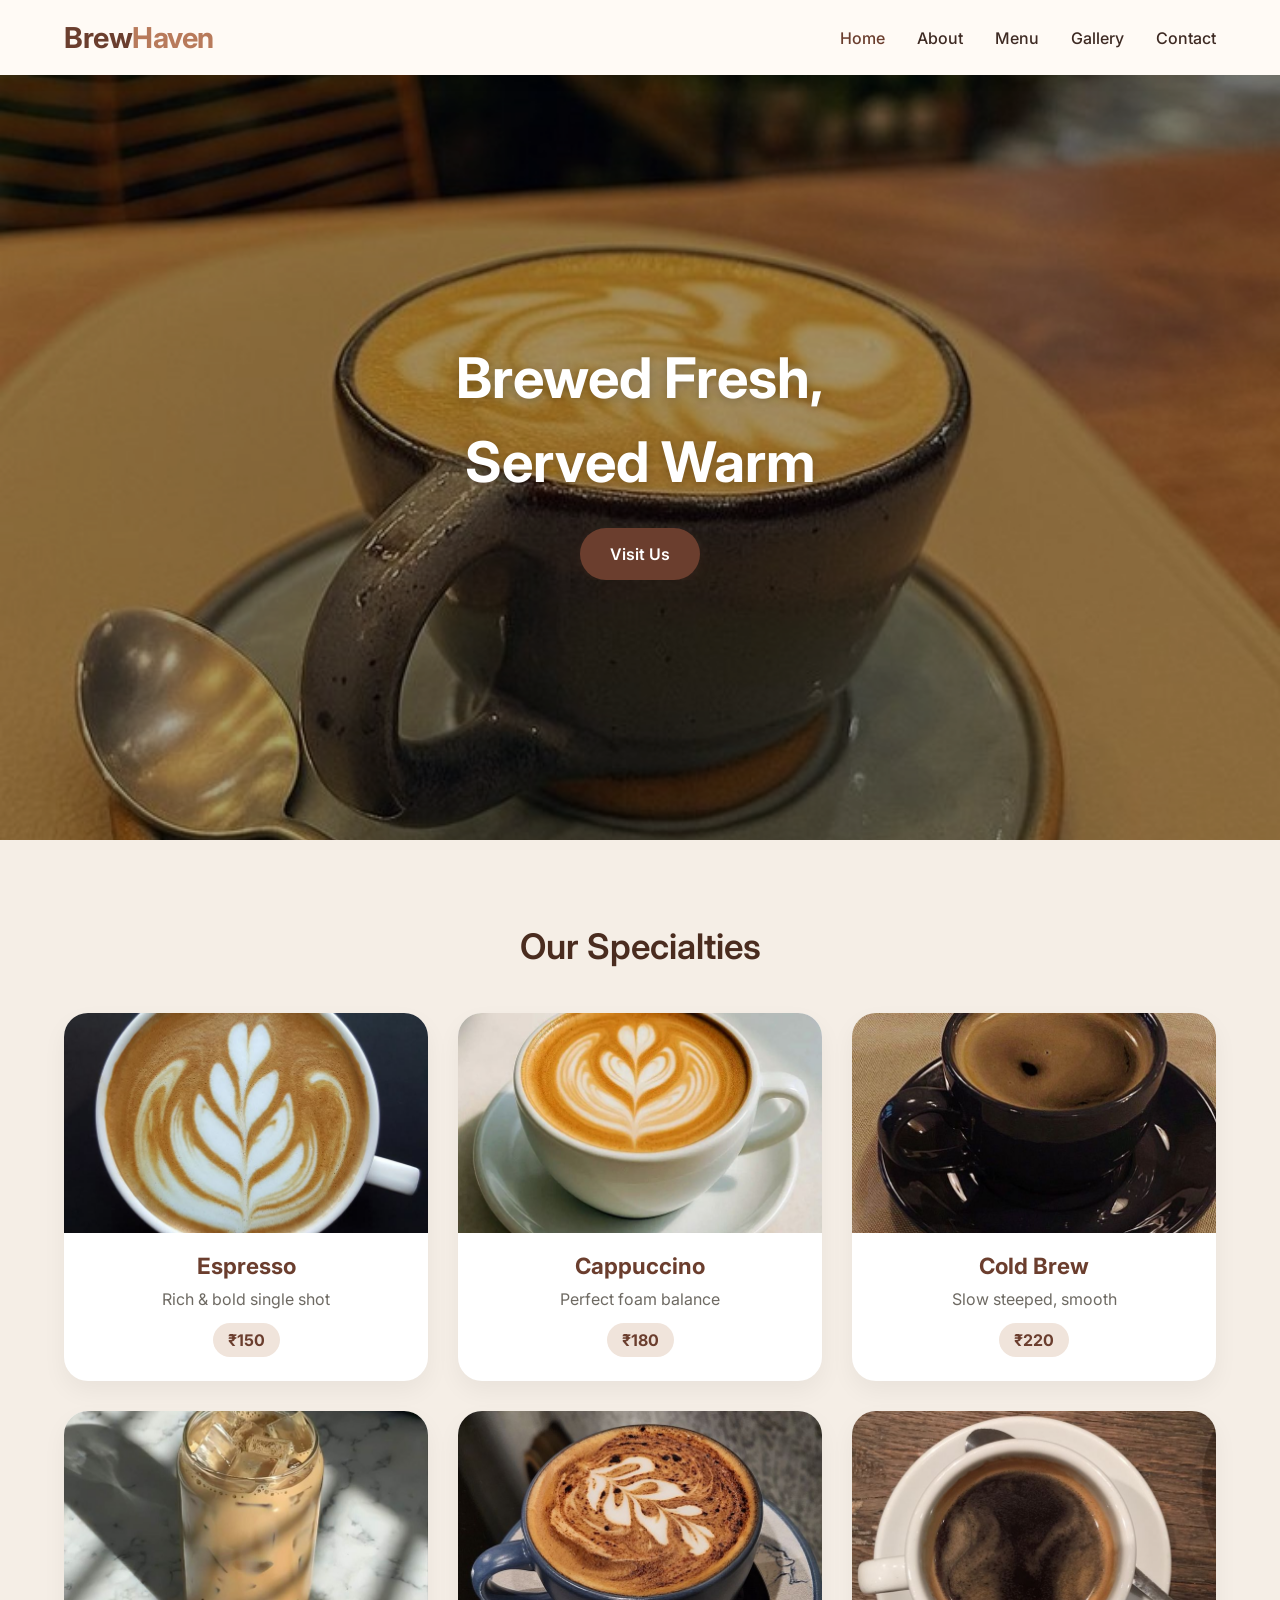
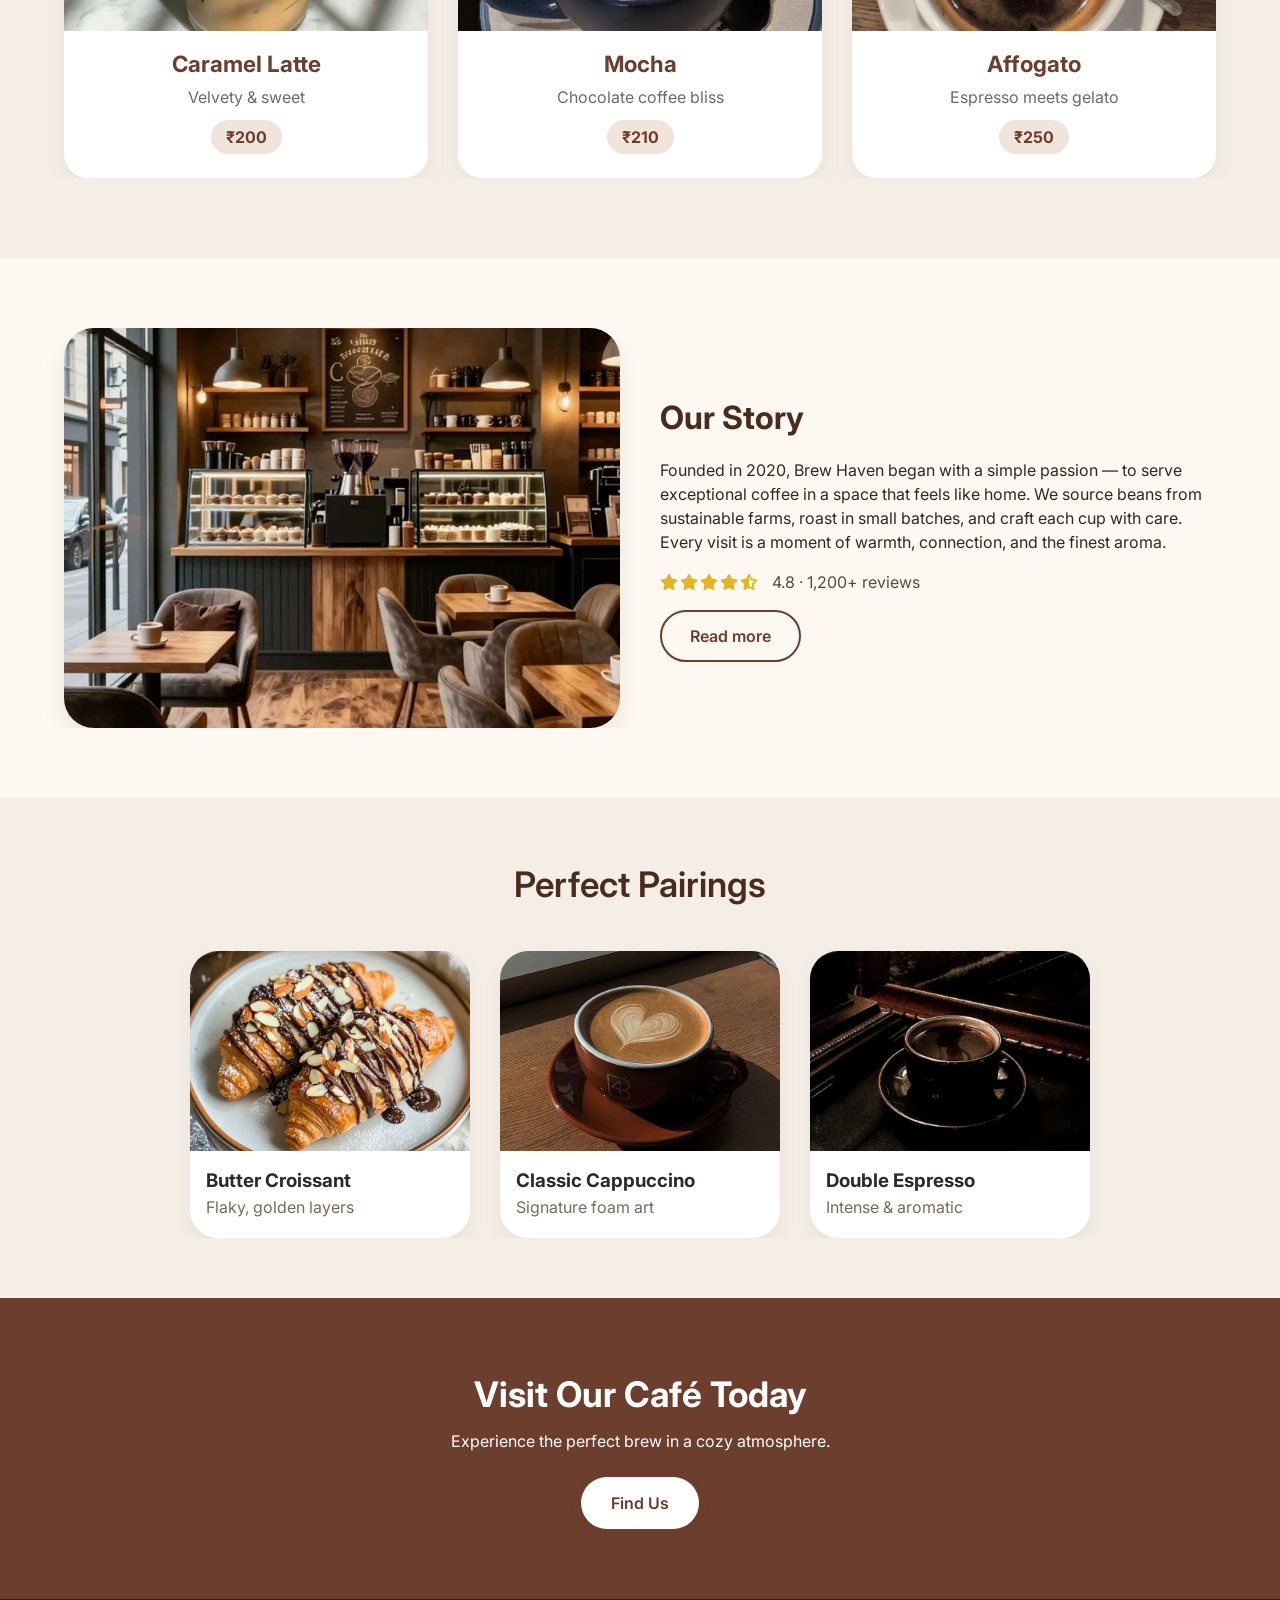
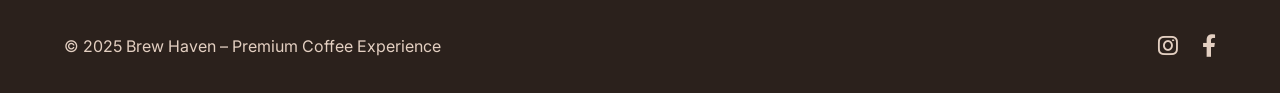
<file: index.html>
<!DOCTYPE html>
<html lang="en">
<head>
  <meta charset="UTF-8">
  <meta name="viewport" content="width=device-width, initial-scale=1.0, user-scalable=yes">
  <title>Brew Haven | Premium Coffee Shop</title>
  <link rel="stylesheet" href="css/style.css">
  <link href="https://fonts.googleapis.com/css2?family=Inter:opsz,wght@14..32,300;14..32,400;14..32,500;14..32,600;14..32,700&display=swap" rel="stylesheet">
  <link rel="stylesheet" href="https://cdnjs.cloudflare.com/ajax/libs/font-awesome/6.0.0-beta3/css/all.min.css">
</head>
<body>
  <header class="header">
    <div class="container header-container">
      <a href="index.html" class="logo">Brew<span>Haven</span></a>
      <nav class="navbar">
        <ul class="nav-menu">
          <li><a href="index.html" class="active">Home</a></li>
          <li><a href="about.html">About</a></li>
          <li><a href="menu.html">Menu</a></li>
          <li><a href="gallery.html">Gallery</a></li>
          <li><a href="contact.html">Contact</a></li>
        </ul>
        <div class="hamburger">
          <span></span>
          <span></span>
          <span></span>
        </div>
      </nav>
    </div>
  </header>

  <main>
    <!-- Hero Section -->
    <section class="hero">
      <div class="hero-overlay"></div>
      <div class="hero-content container">
        <h1 class="hero-title fade-up">Brewed Fresh,<br>Served Warm</h1>
        <a href="contact.html" class="btn-primary fade-up delay-1">Visit Us</a>
      </div>
    </section>

    <!-- Featured Menu -->
    <section class="featured">
      <div class="container">
        <h2 class="section-title">Our Specialties</h2>
        <div class="featured-grid">
          <div class="menu-card">
            <div class="card-img">
              <img src="images/menu1.jpg" alt="Espresso">
            </div>
            <h3>Espresso</h3>
            <p>Rich & bold single shot</p>
            <span class="price">₹150</span>
          </div>
          <div class="menu-card">
            <div class="card-img">
              <img src="images/menu2.jpg" alt="Cappuccino">
            </div>
            <h3>Cappuccino</h3>
            <p>Perfect foam balance</p>
            <span class="price">₹180</span>
          </div>
          <div class="menu-card">
            <div class="card-img">
              <img src="images/menu3.jpg" alt="Cold Brew">
            </div>
            <h3>Cold Brew</h3>
            <p>Slow steeped, smooth</p>
            <span class="price">₹220</span>
          </div>
          <div class="menu-card">
            <div class="card-img">
              <img src="images/menu4.jpg" alt="Latte">
            </div>
            <h3>Caramel Latte</h3>
            <p>Velvety & sweet</p>
            <span class="price">₹200</span>
          </div>
          <div class="menu-card">
            <div class="card-img">
              <img src="images/menu5.jpg" alt="Mocha">
            </div>
            <h3>Mocha</h3>
            <p>Chocolate coffee bliss</p>
            <span class="price">₹210</span>
          </div>
          <div class="menu-card">
            <div class="card-img">
              <img src="images/menu6.jpg" alt="Affogato">
            </div>
            <h3>Affogato</h3>
            <p>Espresso meets gelato</p>
            <span class="price">₹250</span>
          </div>
        </div>
      </div>
    </section>

    <!-- About Section -->
    <section class="about-preview">
      <div class="container about-grid">
        <div class="about-img">
          <img src="images/about.jpg" alt="Coffee shop interior">
        </div>
        <div class="about-text">
          <h2>Our Story</h2>
          <p>Founded in 2020, Brew Haven began with a simple passion — to serve exceptional coffee in a space that feels like home. We source beans from sustainable farms, roast in small batches, and craft each cup with care. Every visit is a moment of warmth, connection, and the finest aroma.</p>
          <div class="rating">
            <i class="fas fa-star"></i><i class="fas fa-star"></i><i class="fas fa-star"></i><i class="fas fa-star"></i><i class="fas fa-star-half-alt"></i>
            <span>4.8 · 1,200+ reviews</span>
          </div>
          <a href="about.html" class="btn-outline">Read more</a>
        </div>
      </div>
    </section>

    <!-- Special Items -->
    <section class="specials">
      <div class="container">
        <h2 class="section-title">Perfect Pairings</h2>
        <div class="specials-grid">
          <div class="special-card">
            <img src="images/croissant.jpg" alt="Croissant">
            <h3>Butter Croissant</h3>
            <p>Flaky, golden layers</p>
          </div>
          <div class="special-card">
            <img src="images/cappuccino_special.jpg" alt="Cappuccino">
            <h3>Classic Cappuccino</h3>
            <p>Signature foam art</p>
          </div>
          <div class="special-card">
            <img src="images/espresso_special.jpg" alt="Espresso">
            <h3>Double Espresso</h3>
            <p>Intense & aromatic</p>
          </div>
        </div>
      </div>
    </section>

    <!-- CTA Section -->
    <section class="cta">
      <div class="container cta-content">
        <h2>Visit Our Café Today</h2>
        <p>Experience the perfect brew in a cozy atmosphere.</p>
        <a href="contact.html" class="btn-primary glow">Find Us</a>
      </div>
    </section>
  </main>

  <footer class="footer">
    <div class="container footer-container">
      <p>© 2025 Brew Haven – Premium Coffee Experience</p>
      <div class="social-icons">
        <a href="#"><i class="fab fa-instagram"></i></a>
        <a href="#"><i class="fab fa-facebook-f"></i></a>
      </div>
    </div>
  </footer>

  <script src="js/script.js"></script>
</body>
</html>
</file>
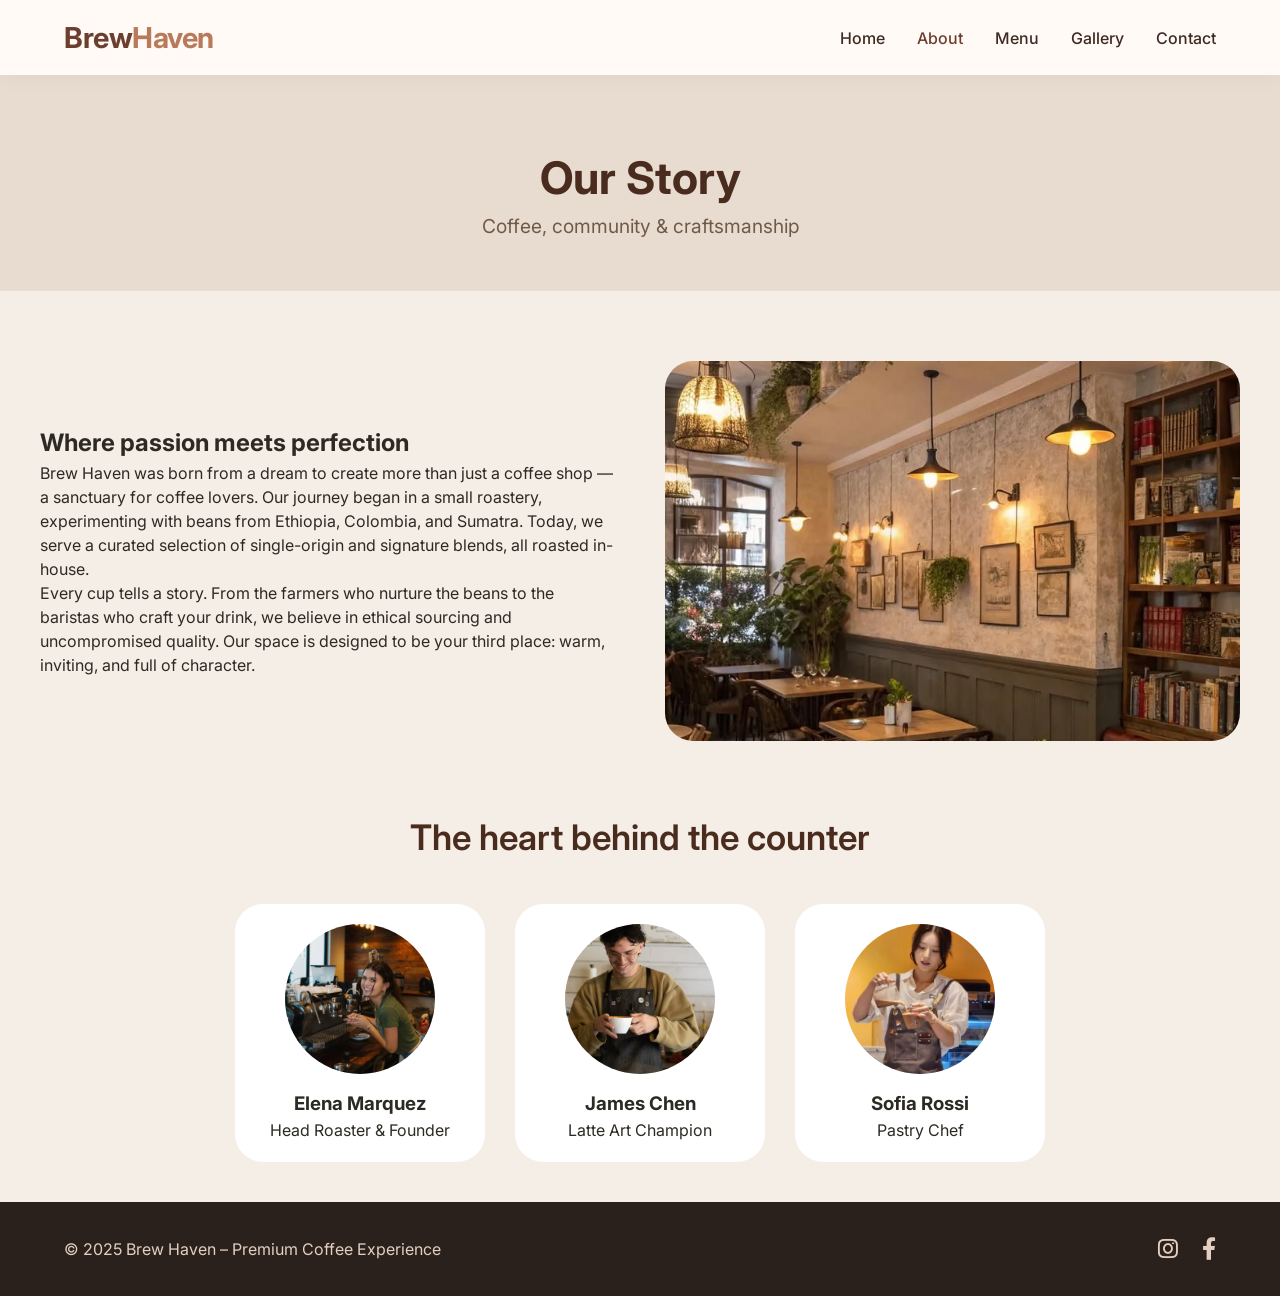
<file: about.html>
<!DOCTYPE html>
<html lang="en">
<head>
  <meta charset="UTF-8">
  <meta name="viewport" content="width=device-width, initial-scale=1.0">
  <title>About Us | Brew Haven</title>
  <link rel="stylesheet" href="css/style.css">
  <link href="https://fonts.googleapis.com/css2?family=Inter:opsz,wght@14..32,300;14..32,400;14..32,500;14..32,600;14..32,700&display=swap" rel="stylesheet">
  <link rel="stylesheet" href="https://cdnjs.cloudflare.com/ajax/libs/font-awesome/6.0.0-beta3/css/all.min.css">
</head>
<body>
  <header class="header">
    <div class="container header-container">
      <a href="index.html" class="logo">Brew<span>Haven</span></a>
      <nav class="navbar">
        <ul class="nav-menu">
          <li><a href="index.html">Home</a></li>
          <li><a href="about.html" class="active">About</a></li>
          <li><a href="menu.html">Menu</a></li>
          <li><a href="gallery.html">Gallery</a></li>
          <li><a href="contact.html">Contact</a></li>
        </ul>
        <div class="hamburger">
          <span></span><span></span><span></span>
        </div>
      </nav>
    </div>
  </header>

  <main>
    <section class="page-hero">
      <div class="container">
        <h1>Our Story</h1>
        <p>Coffee, community & craftsmanship</p>
      </div>
    </section>

    <section class="about-story">
      <div class="container story-grid">
        <div class="story-text">
          <h2>Where passion meets perfection</h2>
          <p>Brew Haven was born from a dream to create more than just a coffee shop — a sanctuary for coffee lovers. Our journey began in a small roastery, experimenting with beans from Ethiopia, Colombia, and Sumatra. Today, we serve a curated selection of single-origin and signature blends, all roasted in-house.</p>
          <p>Every cup tells a story. From the farmers who nurture the beans to the baristas who craft your drink, we believe in ethical sourcing and uncompromised quality. Our space is designed to be your third place: warm, inviting, and full of character.</p>
        </div>
        <div class="story-image">
          <img src="images/about-interior.jpg" alt="Interior view">
        </div>
      </div>
    </section>

    <section class="team-vibe">
      <div class="container">
        <h2 class="section-title">The heart behind the counter</h2>
        <div class="team-grid">
          <div class="team-card">
            <img src="images/barista1.jpg" alt="Barista">
            <h3>Elena Marquez</h3>
            <p>Head Roaster & Founder</p>
          </div>
          <div class="team-card">
            <img src="images/barista2.jpg" alt="Barista">
            <h3>James Chen</h3>
            <p>Latte Art Champion</p>
          </div>
          <div class="team-card">
            <img src="images/barista3.jpg" alt="Barista">
            <h3>Sofia Rossi</h3>
            <p>Pastry Chef</p>
          </div>
        </div>
      </div>
    </section>
  </main>

  <footer class="footer">
    <div class="container footer-container">
      <p>© 2025 Brew Haven – Premium Coffee Experience</p>
      <div class="social-icons">
        <a href="#"><i class="fab fa-instagram"></i></a>
        <a href="#"><i class="fab fa-facebook-f"></i></a>
      </div>
    </div>
  </footer>

  <script src="js/script.js"></script>
</body>
</html>
</file>
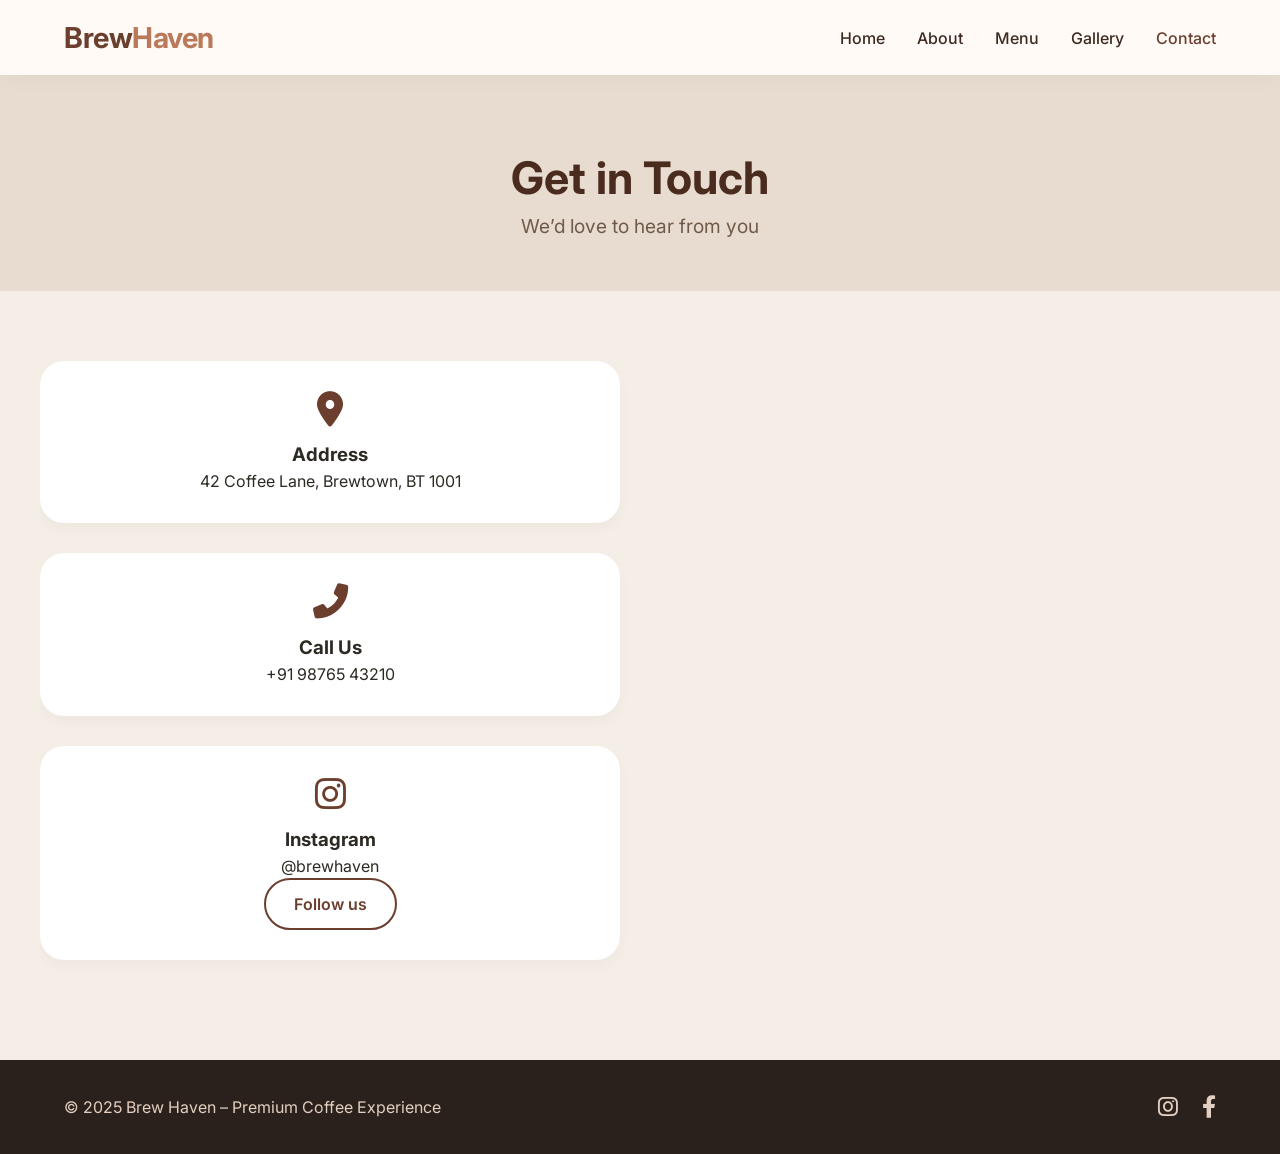
<file: contact.html>
<!DOCTYPE html>
<html lang="en">
<head>
  <meta charset="UTF-8">
  <meta name="viewport" content="width=device-width, initial-scale=1.0">
  <title>Contact | Brew Haven</title>
  <link rel="stylesheet" href="css/style.css">
  <link href="https://fonts.googleapis.com/css2?family=Inter:opsz,wght@14..32,300;14..32,400;14..32,500;14..32,600;14..32,700&display=swap" rel="stylesheet">
  <link rel="stylesheet" href="https://cdnjs.cloudflare.com/ajax/libs/font-awesome/6.0.0-beta3/css/all.min.css">
</head>
<body>
  <header class="header">
    <div class="container header-container">
      <a href="index.html" class="logo">Brew<span>Haven</span></a>
      <nav class="navbar">
        <ul class="nav-menu">
          <li><a href="index.html">Home</a></li>
          <li><a href="about.html">About</a></li>
          <li><a href="menu.html">Menu</a></li>
          <li><a href="gallery.html">Gallery</a></li>
          <li><a href="contact.html" class="active">Contact</a></li>
        </ul>
        <div class="hamburger">
          <span></span><span></span><span></span>
        </div>
      </nav>
    </div>
  </header>

  <main>
    <section class="page-hero">
      <div class="container">
        <h1>Get in Touch</h1>
        <p>We’d love to hear from you</p>
      </div>
    </section>

    <section class="contact-info-section">
      <div class="container contact-grid">
        <div class="contact-details">
          <div class="contact-card">
            <i class="fas fa-map-marker-alt"></i>
            <h3>Address</h3>
            <p>42 Coffee Lane, Brewtown, BT 1001</p>
          </div>
          <div class="contact-card">
            <i class="fas fa-phone-alt"></i>
            <h3>Call Us</h3>
            <p>+91 98765 43210</p>
          </div>
          <div class="contact-card">
            <i class="fab fa-instagram"></i>
            <h3>Instagram</h3>
            <p>@brewhaven</p>
            <a href="#" class="btn-outline small">Follow us</a>
          </div>
        </div>
        <div class="map-container">
          <iframe src="https://www.google.com/maps/embed?pb=!1m18!1m12!1m3!1d3151.835434509402!2d144.95373531531696!3d-37.81627944202138!2m3!1f0!2f0!3f0!3m2!1i1024!2i768!4f13.1!3m3!1m2!1s0x6ad642af0f11fd81%3A0xf5778a6d6c7b4b5c!2sFederation%20Square!5e0!3m2!1sen!2sau!4v1610000000000!5m2!1sen!2sau" width="100%" height="300" style="border:0;" allowfullscreen="" loading="lazy"></iframe>
        </div>
      </div>
    </section>
  </main>

  <footer class="footer">
    <div class="container footer-container">
      <p>© 2025 Brew Haven – Premium Coffee Experience</p>
      <div class="social-icons">
        <a href="#"><i class="fab fa-instagram"></i></a>
        <a href="#"><i class="fab fa-facebook-f"></i></a>
      </div>
    </div>
  </footer>

  <script src="js/script.js"></script>
</body>
</html>
</file>
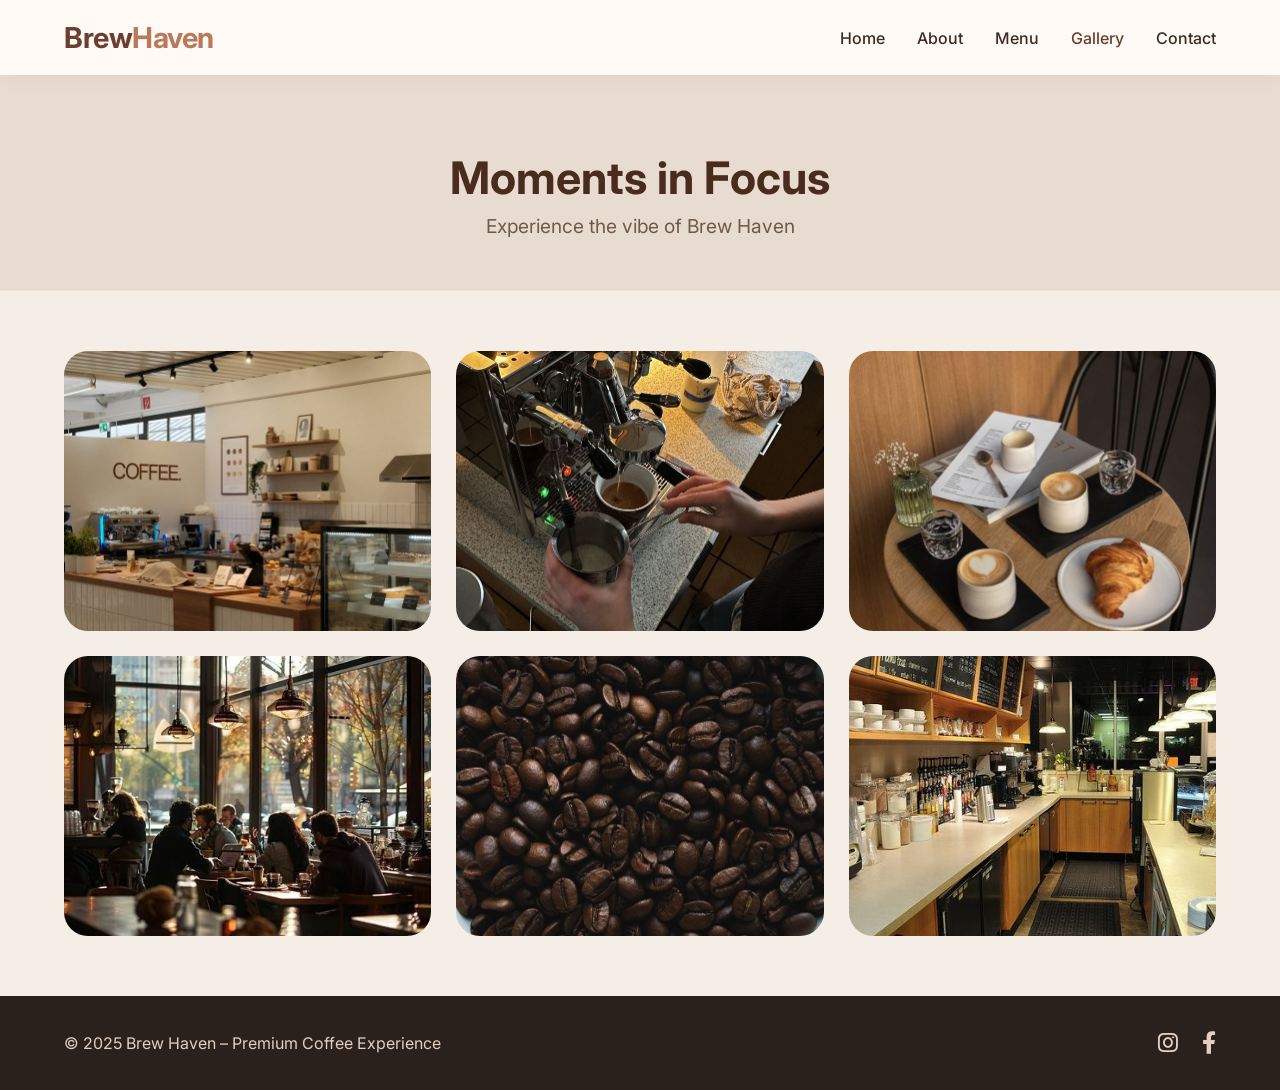
<file: gallery.html>
<!DOCTYPE html>
<html lang="en">
<head>
  <meta charset="UTF-8">
  <meta name="viewport" content="width=device-width, initial-scale=1.0">
  <title>Gallery | Brew Haven</title>
  <link rel="stylesheet" href="css/style.css">
  <link href="https://fonts.googleapis.com/css2?family=Inter:opsz,wght@14..32,300;14..32,400;14..32,500;14..32,600;14..32,700&display=swap" rel="stylesheet">
  <link rel="stylesheet" href="https://cdnjs.cloudflare.com/ajax/libs/font-awesome/6.0.0-beta3/css/all.min.css">
</head>
<body>
  <header class="header">
    <div class="container header-container">
      <a href="index.html" class="logo">Brew<span>Haven</span></a>
      <nav class="navbar">
        <ul class="nav-menu">
          <li><a href="index.html">Home</a></li>
          <li><a href="about.html">About</a></li>
          <li><a href="menu.html">Menu</a></li>
          <li><a href="gallery.html" class="active">Gallery</a></li>
          <li><a href="contact.html">Contact</a></li>
        </ul>
        <div class="hamburger">
          <span></span><span></span><span></span>
        </div>
      </nav>
    </div>
  </header>

  <main>
    <section class="page-hero">
      <div class="container">
        <h1>Moments in Focus</h1>
        <p>Experience the vibe of Brew Haven</p>
      </div>
    </section>

    <section class="gallery-grid-section">
      <div class="container">
        <div class="gallery-grid">
          <div class="gallery-item">
            <img src="images/gallery1.jpg" alt="Coffee pour">
          </div>
          <div class="gallery-item">
            <img src="images/gallery2.jpg" alt="Interior seating">
          </div>
          <div class="gallery-item">
            <img src="images/gallery3.jpg" alt="Latte art">
          </div>
          <div class="gallery-item">
            <img src="images/gallery4.jpg" alt="Pastry display">
          </div>
          <div class="gallery-item">
            <img src="images/gallery5.jpg" alt="Barista at work">
          </div>
          <div class="gallery-item">
            <img src="images/gallery6.jpg" alt="Cozy corner">
          </div>
        </div>
      </div>
    </section>

    <!-- Lightbox Modal -->
    <div id="lightbox" class="lightbox">
      <span class="close-lightbox">&times;</span>
      <img class="lightbox-content" id="lightbox-img">
    </div>
  </main>

  <footer class="footer">
    <div class="container footer-container">
      <p>© 2025 Brew Haven – Premium Coffee Experience</p>
      <div class="social-icons">
        <a href="#"><i class="fab fa-instagram"></i></a>
        <a href="#"><i class="fab fa-facebook-f"></i></a>
      </div>
    </div>
  </footer>

  <script src="js/script.js"></script>
</body>
</html>
</file>
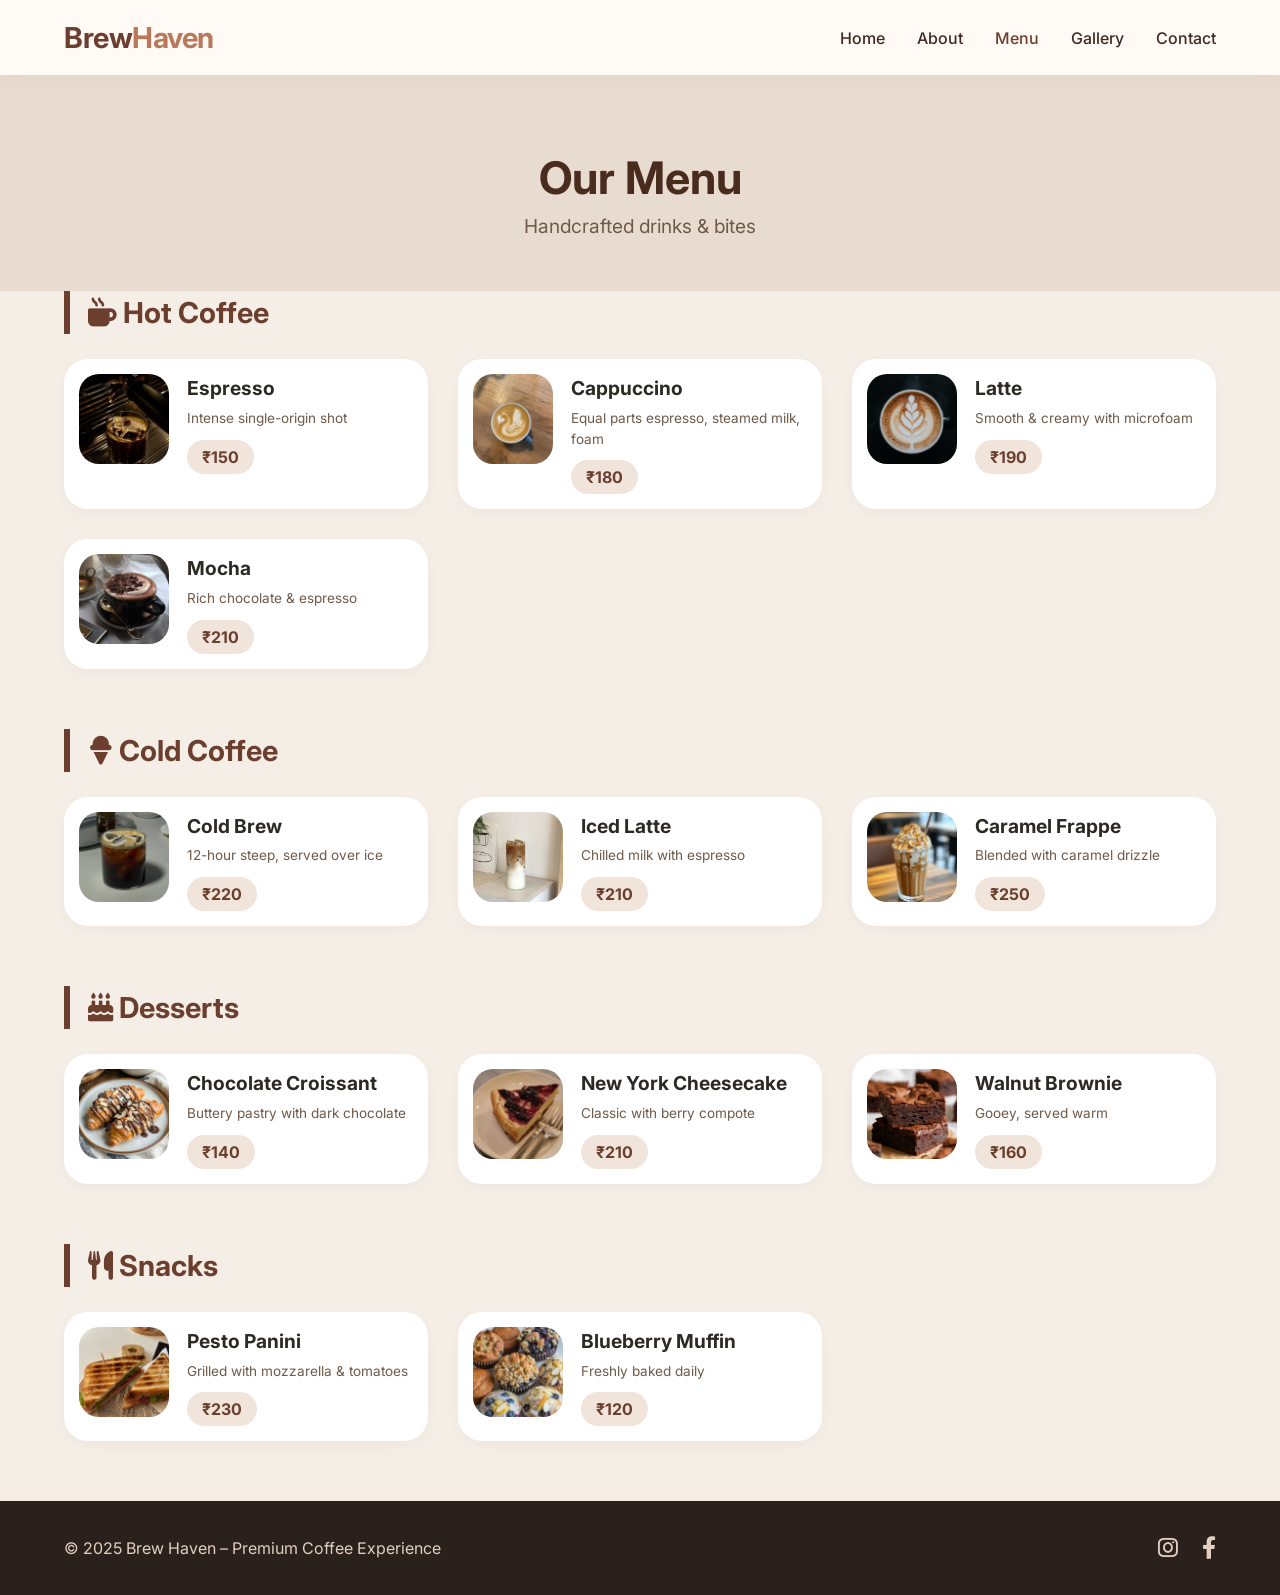
<file: menu.html>
<!DOCTYPE html>
<html lang="en">
<head>
  <meta charset="UTF-8">
  <meta name="viewport" content="width=device-width, initial-scale=1.0">
  <title>Menu | Brew Haven</title>
  <link rel="stylesheet" href="css/style.css">
  <link href="https://fonts.googleapis.com/css2?family=Inter:opsz,wght@14..32,300;14..32,400;14..32,500;14..32,600;14..32,700&display=swap" rel="stylesheet">
  <link rel="stylesheet" href="https://cdnjs.cloudflare.com/ajax/libs/font-awesome/6.0.0-beta3/css/all.min.css">
</head>
<body>
  <header class="header">
    <div class="container header-container">
      <a href="index.html" class="logo">Brew<span>Haven</span></a>
      <nav class="navbar">
        <ul class="nav-menu">
          <li><a href="index.html">Home</a></li>
          <li><a href="about.html">About</a></li>
          <li><a href="menu.html" class="active">Menu</a></li>
          <li><a href="gallery.html">Gallery</a></li>
          <li><a href="contact.html">Contact</a></li>
        </ul>
        <div class="hamburger">
          <span></span><span></span><span></span>
        </div>
      </nav>
    </div>
  </header>

  <main>
    <section class="page-hero">
      <div class="container">
        <h1>Our Menu</h1>
        <p>Handcrafted drinks & bites</p>
      </div>
    </section>

    <section class="menu-categories">
      <div class="container">
        <!-- Hot Coffee -->
        <div class="menu-category">
          <h2><i class="fas fa-mug-hot"></i> Hot Coffee</h2>
          <div class="menu-items-grid">
            <div class="menu-item">
              <img src="images/hot-espresso.jpg" alt="Espresso">
              <div class="menu-item-info">
                <h3>Espresso</h3>
                <p>Intense single-origin shot</p>
                <span class="price">₹150</span>
              </div>
            </div>
            <div class="menu-item">
              <img src="images/hot-cappuccino.jpg" alt="Cappuccino">
              <div class="menu-item-info">
                <h3>Cappuccino</h3>
                <p>Equal parts espresso, steamed milk, foam</p>
                <span class="price">₹180</span>
              </div>
            </div>
            <div class="menu-item">
              <img src="images/hot-latte.jpg" alt="Latte">
              <div class="menu-item-info">
                <h3>Latte</h3>
                <p>Smooth & creamy with microfoam</p>
                <span class="price">₹190</span>
              </div>
            </div>
            <div class="menu-item">
              <img src="images/hot-mocha.jpg" alt="Mocha">
              <div class="menu-item-info">
                <h3>Mocha</h3>
                <p>Rich chocolate & espresso</p>
                <span class="price">₹210</span>
              </div>
            </div>
          </div>
        </div>

        <!-- Cold Coffee -->
        <div class="menu-category">
          <h2><i class="fas fa-ice-cream"></i> Cold Coffee</h2>
          <div class="menu-items-grid">
            <div class="menu-item">
              <img src="images/cold-brew.jpg" alt="Cold Brew">
              <div class="menu-item-info">
                <h3>Cold Brew</h3>
                <p>12-hour steep, served over ice</p>
                <span class="price">₹220</span>
              </div>
            </div>
            <div class="menu-item">
              <img src="images/iced-latte.jpg" alt="Iced Latte">
              <div class="menu-item-info">
                <h3>Iced Latte</h3>
                <p>Chilled milk with espresso</p>
                <span class="price">₹210</span>
              </div>
            </div>
            <div class="menu-item">
              <img src="images/frappuccino.jpg" alt="Frappuccino">
              <div class="menu-item-info">
                <h3>Caramel Frappe</h3>
                <p>Blended with caramel drizzle</p>
                <span class="price">₹250</span>
              </div>
            </div>
          </div>
        </div>

        <!-- Desserts -->
        <div class="menu-category">
          <h2><i class="fas fa-cake-candles"></i> Desserts</h2>
          <div class="menu-items-grid">
            <div class="menu-item">
              <img src="images/croissant.jpg" alt="Croissant">
              <div class="menu-item-info">
                <h3>Chocolate Croissant</h3>
                <p>Buttery pastry with dark chocolate</p>
                <span class="price">₹140</span>
              </div>
            </div>
            <div class="menu-item">
              <img src="images/cheesecake.jpg" alt="Cheesecake">
              <div class="menu-item-info">
                <h3>New York Cheesecake</h3>
                <p>Classic with berry compote</p>
                <span class="price">₹210</span>
              </div>
            </div>
            <div class="menu-item">
              <img src="images/brownie.jpg" alt="Brownie">
              <div class="menu-item-info">
                <h3>Walnut Brownie</h3>
                <p>Gooey, served warm</p>
                <span class="price">₹160</span>
              </div>
            </div>
          </div>
        </div>

        <!-- Snacks -->
        <div class="menu-category">
          <h2><i class="fas fa-utensils"></i> Snacks</h2>
          <div class="menu-items-grid">
            <div class="menu-item">
              <img src="images/sandwich.jpg" alt="Sandwich">
              <div class="menu-item-info">
                <h3>Pesto Panini</h3>
                <p>Grilled with mozzarella & tomatoes</p>
                <span class="price">₹230</span>
              </div>
            </div>
            <div class="menu-item">
              <img src="images/muffin.jpg" alt="Muffin">
              <div class="menu-item-info">
                <h3>Blueberry Muffin</h3>
                <p>Freshly baked daily</p>
                <span class="price">₹120</span>
              </div>
            </div>
          </div>
        </div>
      </div>
    </section>
  </main>

  <footer class="footer">
    <div class="container footer-container">
      <p>© 2025 Brew Haven – Premium Coffee Experience</p>
      <div class="social-icons">
        <a href="#"><i class="fab fa-instagram"></i></a>
        <a href="#"><i class="fab fa-facebook-f"></i></a>
      </div>
    </div>
  </footer>

  <script src="js/script.js"></script>
</body>
</html>
</file>
<file: css/style.css>
/* RESET & BASE */
* {
  margin: 0;
  padding: 0;
  box-sizing: border-box;
}

body {
  font-family: 'Inter', sans-serif;
  background-color: #f5eee6;  /* soft beige */
  color: #2d2a24;
  overflow-x: hidden;
  line-height: 1.5;
}

img {
  max-width: 100%;
  height: auto;
  display: block;
}

.container {
  width: 100%;
  max-width: 1200px;
  margin: 0 auto;
  padding: 0 24px;
  overflow-x: hidden;
}

/* HEADER */
.header {
  background: #fffaf5;
  box-shadow: 0 4px 20px rgba(0,0,0,0.03);
  position: sticky;
  top: 0;
  z-index: 1000;
  padding: 1rem 0;
}
.header-container {
  display: flex;
  justify-content: space-between;
  align-items: center;
  flex-wrap: wrap;
}
.logo {
  font-size: 1.8rem;
  font-weight: 700;
  text-decoration: none;
  color: #6b3e2e;
  letter-spacing: -0.5px;
}
.logo span {
  color: #b87a5b;
}
.nav-menu {
  display: flex;
  gap: 2rem;
  list-style: none;
}
.nav-menu a {
  text-decoration: none;
  color: #3e2a23;
  font-weight: 500;
  transition: 0.3s;
}
.nav-menu a:hover, .nav-menu a.active {
  color: #6b3e2e;
}
.hamburger {
  display: none;
  flex-direction: column;
  cursor: pointer;
  gap: 5px;
}
.hamburger span {
  width: 25px;
  height: 3px;
  background: #6b3e2e;
  border-radius: 3px;
}

/* BUTTONS */
.btn-primary, .btn-outline {
  display: inline-block;
  padding: 12px 28px;
  border-radius: 40px;
  font-weight: 600;
  text-decoration: none;
  transition: 0.3s;
  border: 2px solid transparent;
}
.btn-primary {
  background: #6b3e2e;
  color: white;
  box-shadow: 0 4px 12px rgba(107,62,46,0.2);
}
.btn-primary:hover {
  background: #543023;
  transform: translateY(-3px);
  box-shadow: 0 8px 20px rgba(107,62,46,0.3);
}
.btn-outline {
  border-color: #6b3e2e;
  color: #6b3e2e;
  background: transparent;
}
.btn-outline:hover {
  background: #6b3e2e;
  color: white;
}
.glow:hover {
  box-shadow: 0 0 12px rgba(107,62,46,0.6);
}

/* HERO */
.hero {
  position: relative;
  height: 85vh;
  min-height: 500px;
  background: url('../images/hero.jpg') center/cover no-repeat;
  display: flex;
  align-items: center;
  justify-content: center;
  text-align: center;
}
.hero-overlay {
  position: absolute;
  top: 0; left: 0; width: 100%; height: 100%;
  background: rgba(0,0,0,0.35);
}
.hero-content {
  position: relative;
  z-index: 2;
  color: white;
}
.hero-title {
  font-size: 3.5rem;
  font-weight: 700;
  margin-bottom: 1.5rem;
  text-shadow: 0 2px 10px rgba(0,0,0,0.2);
}
.fade-up {
  opacity: 0;
  transform: translateY(30px);
  animation: fadeUp 0.8s forwards;
}
.delay-1 {
  animation-delay: 0.2s;
}
@keyframes fadeUp {
  to { opacity: 1; transform: translateY(0); }
}

/* SECTION TITLES */
.section-title {
  text-align: center;
  font-size: 2.2rem;
  margin-bottom: 2.5rem;
  color: #4a2c1f;
  font-weight: 600;
}

/* FEATURED MENU (cards) */
.featured {
  padding: 80px 0;
}
.featured-grid {
  display: grid;
  grid-template-columns: repeat(auto-fill, minmax(280px, 1fr));
  gap: 30px;
}
.menu-card {
  background: white;
  border-radius: 24px;
  overflow: hidden;
  box-shadow: 0 10px 25px rgba(0,0,0,0.05);
  transition: all 0.3s ease;
  text-align: center;
  padding-bottom: 1.5rem;
}
.menu-card:hover {
  transform: translateY(-10px);
  box-shadow: 0 20px 35px rgba(0,0,0,0.1);
}
.card-img {
  width: 100%;
  height: 220px;
  overflow: hidden;
}
.card-img img, .menu-card img {
  width: 100%;
  height: 100%;
  object-fit: cover;
  transition: transform 0.5s ease;
}
.menu-card:hover img {
  transform: scale(1.05);
}
.menu-card h3 {
  margin: 1rem 0 0.3rem;
  font-size: 1.4rem;
  color: #6b3e2e;
}
.menu-card p {
  padding: 0 1rem;
  color: #6e6a63;
}
.price {
  display: inline-block;
  margin-top: 0.7rem;
  font-weight: 700;
  color: #6b3e2e;
  background: #f0e4db;
  padding: 5px 15px;
  border-radius: 30px;
}

/* ABOUT PREVIEW */
.about-preview {
  padding: 70px 0;
  background: #fef8f2;
}
.about-grid {
  display: grid;
  grid-template-columns: 1fr 1fr;
  gap: 40px;
  align-items: center;
}
.about-img img {
  border-radius: 30px;
  width: 100%;
  height: 400px;
  object-fit: cover;
  box-shadow: 0 12px 25px rgba(0,0,0,0.08);
}
.about-text h2 {
  font-size: 2rem;
  color: #4a2c1f;
  margin-bottom: 1rem;
}
.rating {
  margin: 1rem 0;
  color: #e6b422;
}
.rating i {
  margin-right: 2px;
}
.rating span {
  color: #5a4a3a;
  margin-left: 8px;
}

/* SPECIALS */
.specials {
  padding: 60px 0;
}
.specials-grid {
  display: flex;
  flex-wrap: wrap;
  gap: 30px;
  justify-content: center;
}
.special-card {
  background: white;
  border-radius: 28px;
  width: 280px;
  overflow: hidden;
  transition: 0.3s;
  box-shadow: 0 8px 18px rgba(0,0,0,0.05);
}
.special-card img {
  width: 100%;
  height: 200px;
  object-fit: cover;
}
.special-card h3, .special-card p {
  padding: 0 1rem;
}
.special-card h3 {
  margin-top: 1rem;
}
.special-card p {
  margin-bottom: 1.2rem;
  color: #7a6a5c;
}
.special-card:hover {
  transform: translateY(-8px);
}

/* CTA */
.cta {
  background: #6b3e2e;
  color: white;
  padding: 70px 0;
  text-align: center;
}
.cta h2 {
  font-size: 2.2rem;
  margin-bottom: 0.5rem;
}
.cta .btn-primary {
  background: white;
  color: #6b3e2e;
  margin-top: 1.5rem;
}
.cta .btn-primary:hover {
  background: #fff0e6;
}

/* FOOTER */
.footer {
  background: #2b211c;
  color: #e3cfc1;
  padding: 30px 0;
  text-align: center;
}
.footer-container {
  display: flex;
  justify-content: space-between;
  align-items: center;
  flex-wrap: wrap;
}
.social-icons a {
  color: #e3cfc1;
  margin-left: 20px;
  font-size: 1.4rem;
  transition: 0.2s;
}
.social-icons a:hover {
  color: #fff;
}

/* PAGE HERO (inner pages) */
.page-hero {
  background: #e8dbcf;
  padding: 70px 0 50px;
  text-align: center;
}
.page-hero h1 {
  font-size: 2.8rem;
  color: #4a2c1f;
}
.page-hero p {
  font-size: 1.2rem;
  color: #6f5a4a;
}

/* ABOUT PAGE */
.story-grid {
  display: grid;
  grid-template-columns: 1fr 1fr;
  gap: 50px;
  align-items: center;
  padding: 70px 0;
}
.story-image img {
  border-radius: 28px;
  width: 100%;
  height: 380px;
  object-fit: cover;
}
.team-grid {
  display: flex;
  flex-wrap: wrap;
  justify-content: center;
  gap: 30px;
  margin: 40px 0;
}
.team-card {
  background: white;
  border-radius: 28px;
  width: 250px;
  text-align: center;
  padding: 20px;
}
.team-card img {
  width: 150px;
  height: 150px;
  border-radius: 50%;
  object-fit: cover;
  margin: 0 auto 1rem;
}

/* MENU PAGE */
.menu-category {
  margin-bottom: 60px;
}
.menu-category h2 {
  font-size: 1.8rem;
  margin-bottom: 25px;
  color: #6b3e2e;
  border-left: 6px solid #6b3e2e;
  padding-left: 18px;
}
.menu-items-grid {
  display: grid;
  grid-template-columns: repeat(auto-fill, minmax(280px, 1fr));
  gap: 30px;
}
.menu-item {
  background: white;
  border-radius: 24px;
  display: flex;
  gap: 18px;
  padding: 15px;
  transition: 0.2s;
  box-shadow: 0 5px 15px rgba(0,0,0,0.03);
}
.menu-item img {
  width: 90px;
  height: 90px;
  border-radius: 20px;
  object-fit: cover;
}
.menu-item-info h3 {
  font-size: 1.2rem;
  margin-bottom: 5px;
}
.menu-item-info p {
  font-size: 0.85rem;
  color: #6f5a4a;
}

/* GALLERY */
.gallery-grid {
  display: grid;
  grid-template-columns: repeat(auto-fill, minmax(300px, 1fr));
  gap: 25px;
  padding: 60px 0;
}
.gallery-item {
  overflow: hidden;
  border-radius: 24px;
  cursor: pointer;
}
.gallery-item img {
  width: 100%;
  height: 280px;
  object-fit: cover;
  transition: transform 0.4s;
}
.gallery-item:hover img {
  transform: scale(1.05);
}
.lightbox {
  display: none;
  position: fixed;
  z-index: 2000;
  left: 0; top: 0;
  width: 100%; height: 100%;
  background-color: rgba(0,0,0,0.85);
  justify-content: center;
  align-items: center;
}
.lightbox-content {
  max-width: 90%;
  max-height: 90%;
  object-fit: contain;
  border-radius: 12px;
}
.close-lightbox {
  position: absolute;
  top: 25px;
  right: 35px;
  color: white;
  font-size: 40px;
  cursor: pointer;
}

/* CONTACT PAGE */
.contact-grid {
  display: grid;
  grid-template-columns: 1fr 1fr;
  gap: 40px;
  padding: 70px 0;
}
.contact-card {
  background: white;
  border-radius: 24px;
  padding: 30px;
  text-align: center;
  margin-bottom: 30px;
  box-shadow: 0 6px 14px rgba(0,0,0,0.03);
}
.contact-card i {
  font-size: 2.2rem;
  color: #6b3e2e;
  margin-bottom: 15px;
}
.map-container iframe {
  border-radius: 28px;
  width: 100%;
  height: 300px;
}

/* RESPONSIVE */
@media (max-width: 992px) {
  .about-grid, .story-grid, .contact-grid {
    grid-template-columns: 1fr;
  }
  .hero-title {
    font-size: 2.8rem;
  }
}
@media (max-width: 768px) {
  .hamburger {
    display: flex;
  }
  .nav-menu {
    position: fixed;
    top: 80px;
    left: -100%;
    flex-direction: column;
    background: #fffaf5;
    width: 100%;
    text-align: center;
    padding: 2rem;
    transition: 0.3s;
    box-shadow: 0 20px 30px rgba(0,0,0,0.1);
  }
  .nav-menu.active {
    left: 0;
  }
  .hero-title {
    font-size: 2rem;
  }
  .featured-grid, .menu-items-grid {
    grid-template-columns: 1fr;
  }
  .footer-container {
    flex-direction: column;
    gap: 1rem;
  }
}

/* SCROLL FADE-IN (js) */
.fade-scroll {
  opacity: 0;
  transform: translateY(25px);
  transition: opacity 0.7s ease, transform 0.7s ease;
}
.fade-scroll.visible {
  opacity: 1;
  transform: translateY(0);
}
</file>
